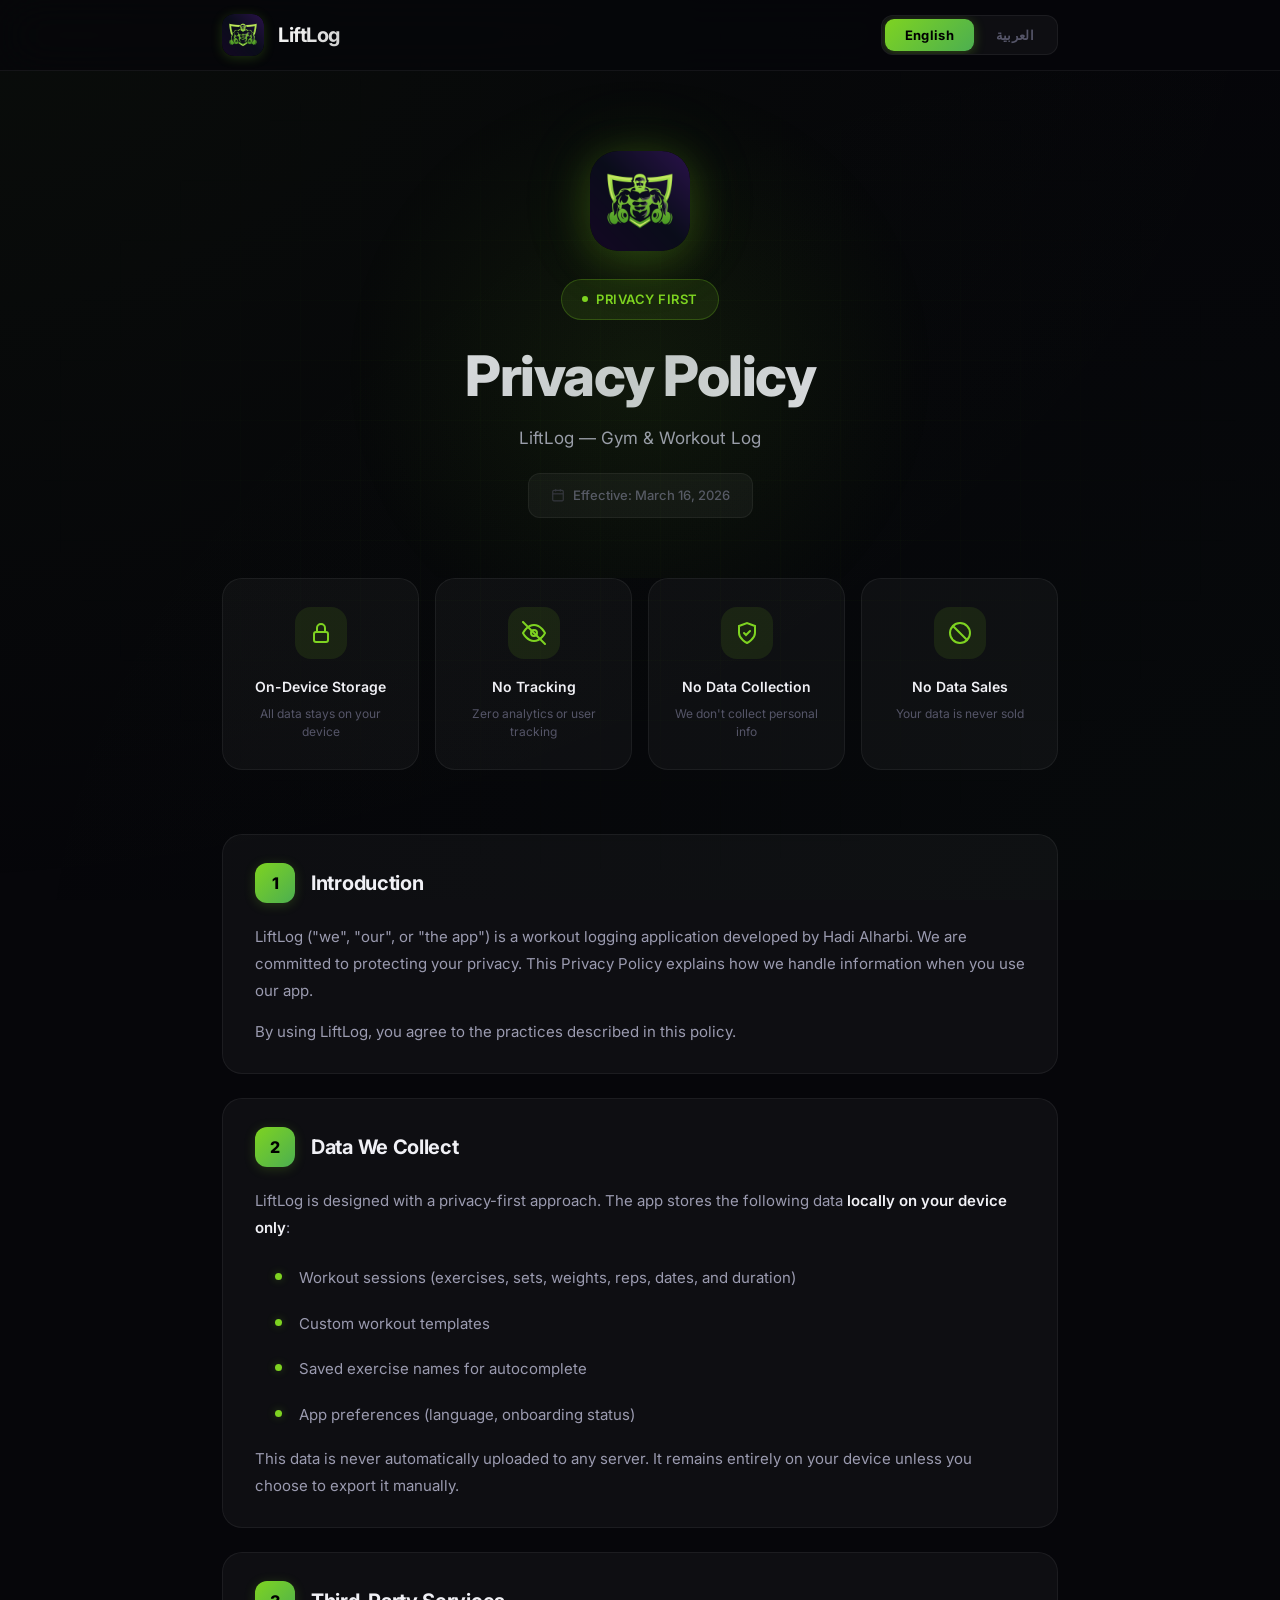
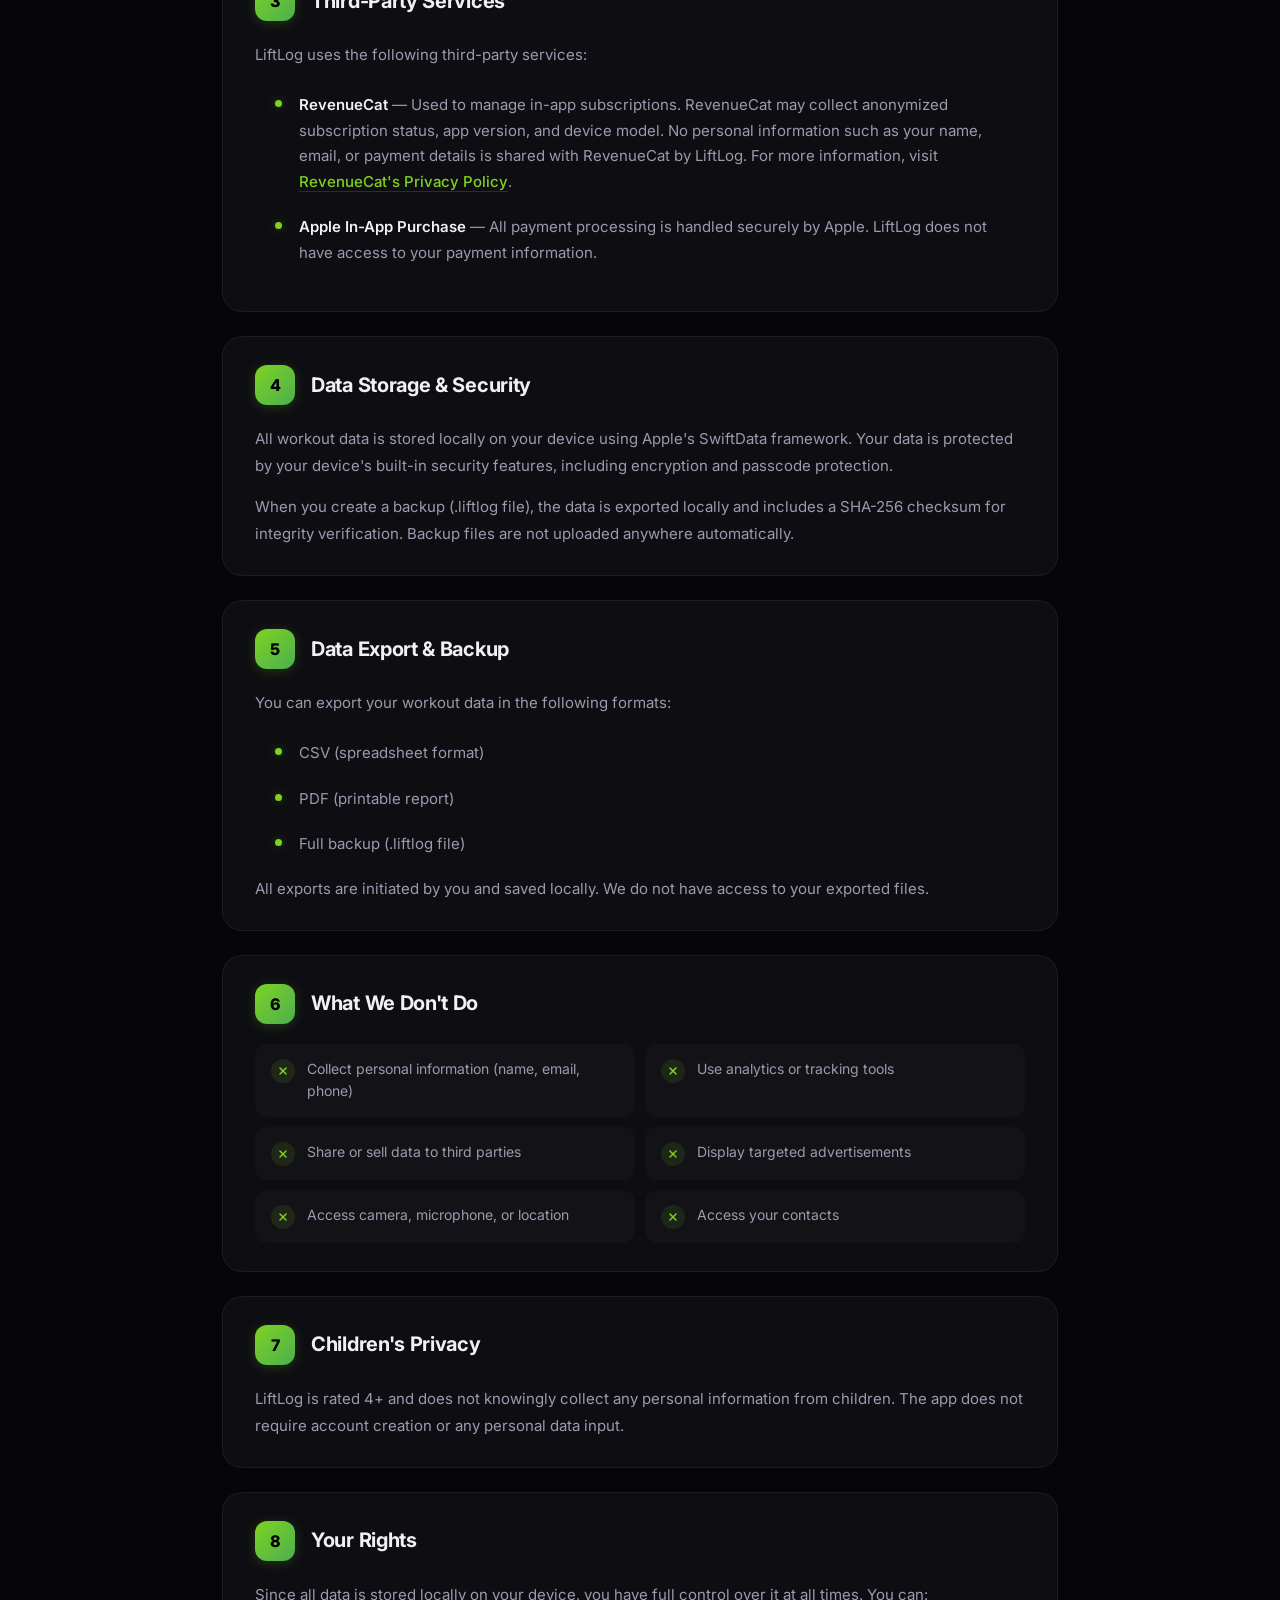
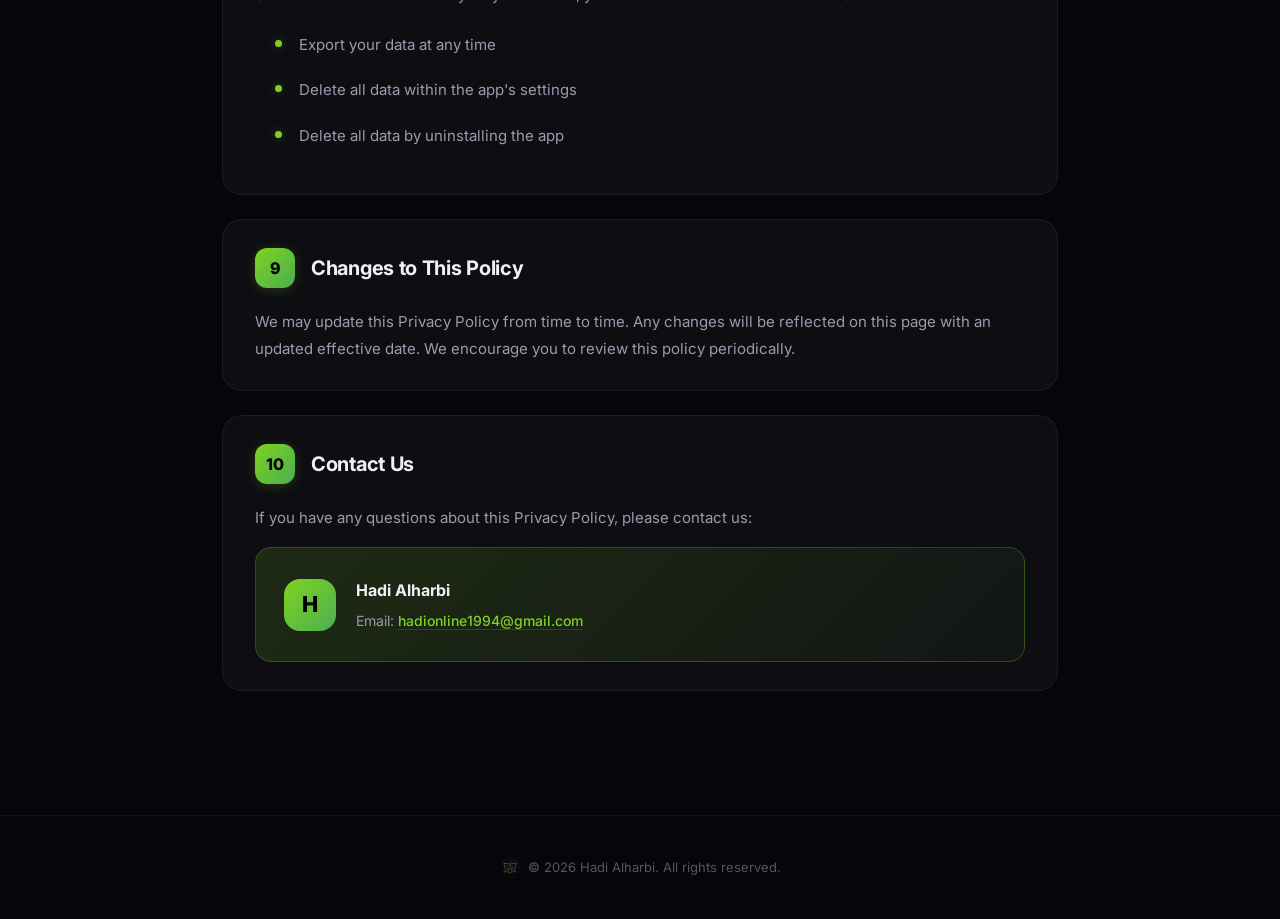
<file: liftlog/privacy-policy.html>
<!doctype html>
<html lang="en" dir="ltr">
  <head>
    <meta charset="UTF-8" />
    <meta name="viewport" content="width=device-width, initial-scale=1.0" />
    <title>LiftLog - Privacy Policy</title>
    <link rel="icon" type="image/png" href="icon.png" />
    <link rel="apple-touch-icon" href="icon.png" />
    <link rel="preconnect" href="https://fonts.googleapis.com" />
    <link rel="preconnect" href="https://fonts.gstatic.com" crossorigin />
    <link
      href="https://fonts.googleapis.com/css2?family=Inter:wght@300;400;500;600;700;800;900&family=Noto+Sans+Arabic:wght@300;400;500;600;700;800;900&display=swap"
      rel="stylesheet"
    />
    <style>
      :root {
        --bg: #06060a;
        --bg-secondary: #0c0c14;
        --card: rgba(255, 255, 255, 0.035);
        --card-hover: rgba(255, 255, 255, 0.055);
        --border: rgba(255, 255, 255, 0.06);
        --border-accent: rgba(126, 211, 33, 0.25);
        --accent: #7ed321;
        --accent-bright: #96e848;
        --accent-dim: rgba(126, 211, 33, 0.1);
        --accent-glow: rgba(126, 211, 33, 0.15);
        --text: #f0f0f5;
        --text-secondary: #9b9bb0;
        --text-muted: #555568;
        --gradient-1: linear-gradient(135deg, #7ed321 0%, #4caf50 100%);
        --gradient-2: linear-gradient(
          135deg,
          rgba(126, 211, 33, 0.15) 0%,
          rgba(76, 175, 80, 0.05) 100%
        );
        --shadow-card:
          0 4px 24px rgba(0, 0, 0, 0.3), 0 1px 2px rgba(0, 0, 0, 0.2);
        --shadow-glow: 0 0 60px rgba(126, 211, 33, 0.08);
      }

      * {
        margin: 0;
        padding: 0;
        box-sizing: border-box;
      }

      html {
        scroll-behavior: smooth;
      }

      body {
        font-family:
          "Inter",
          -apple-system,
          BlinkMacSystemFont,
          "SF Pro Text",
          "Segoe UI",
          Roboto,
          sans-serif;
        background: var(--bg);
        color: var(--text);
        line-height: 1.75;
        -webkit-font-smoothing: antialiased;
        -moz-osx-font-smoothing: grayscale;
        overflow-x: hidden;
      }

      /* ============ ANIMATED BACKGROUND ============ */
      .bg-effects {
        position: fixed;
        top: 0;
        left: 0;
        width: 100%;
        height: 100%;
        pointer-events: none;
        z-index: 0;
        overflow: hidden;
      }

      .bg-effects::before {
        content: "";
        position: absolute;
        top: -50%;
        left: -50%;
        width: 200%;
        height: 200%;
        background:
          radial-gradient(
            ellipse at 20% 20%,
            rgba(126, 211, 33, 0.04) 0%,
            transparent 50%
          ),
          radial-gradient(
            ellipse at 80% 80%,
            rgba(76, 175, 80, 0.03) 0%,
            transparent 50%
          );
        animation: bgShift 20s ease-in-out infinite alternate;
      }

      .bg-grid {
        position: absolute;
        top: 0;
        left: 0;
        width: 100%;
        height: 100%;
        background-image:
          linear-gradient(rgba(126, 211, 33, 0.02) 1px, transparent 1px),
          linear-gradient(90deg, rgba(126, 211, 33, 0.02) 1px, transparent 1px);
        background-size: 60px 60px;
        mask-image: radial-gradient(
          ellipse at center,
          black 30%,
          transparent 70%
        );
        -webkit-mask-image: radial-gradient(
          ellipse at center,
          black 30%,
          transparent 70%
        );
      }

      @keyframes bgShift {
        0% {
          transform: translate(0, 0) rotate(0deg);
        }
        100% {
          transform: translate(-5%, -5%) rotate(3deg);
        }
      }

      /* ============ HEADER ============ */
      .header {
        position: sticky;
        top: 0;
        z-index: 100;
        background: rgba(6, 6, 10, 0.75);
        backdrop-filter: blur(24px) saturate(1.4);
        -webkit-backdrop-filter: blur(24px) saturate(1.4);
        border-bottom: 1px solid var(--border);
        transition: all 0.3s ease;
      }

      .header.scrolled {
        background: rgba(6, 6, 10, 0.92);
        box-shadow: 0 4px 30px rgba(0, 0, 0, 0.4);
      }

      .header-inner {
        max-width: 900px;
        margin: 0 auto;
        padding: 14px 32px;
        display: flex;
        align-items: center;
        justify-content: space-between;
      }

      .logo {
        display: flex;
        align-items: center;
        gap: 14px;
        text-decoration: none;
        color: var(--text);
        transition: transform 0.2s ease;
      }

      .logo:hover {
        transform: scale(1.02);
      }

      .logo-icon {
        width: 42px;
        height: 42px;
        border-radius: 12px;
        overflow: hidden;
        flex-shrink: 0;
        box-shadow: 0 2px 12px rgba(126, 211, 33, 0.2);
      }

      .logo-icon svg {
        width: 100%;
        height: 100%;
      }

      .logo-text {
        font-size: 20px;
        font-weight: 700;
        letter-spacing: -0.5px;
        background: linear-gradient(135deg, #fff 0%, #ccc 100%);
        -webkit-background-clip: text;
        -webkit-text-fill-color: transparent;
        background-clip: text;
      }

      .lang-switch {
        display: flex;
        background: rgba(255, 255, 255, 0.04);
        border-radius: 12px;
        border: 1px solid var(--border);
        overflow: hidden;
        padding: 3px;
        gap: 2px;
      }

      .lang-btn {
        padding: 8px 20px;
        border: none;
        background: transparent;
        color: var(--text-muted);
        font-size: 13px;
        font-weight: 600;
        cursor: pointer;
        transition: all 0.3s cubic-bezier(0.4, 0, 0.2, 1);
        font-family: inherit;
        border-radius: 9px;
        letter-spacing: 0.3px;
      }

      .lang-btn.active {
        background: var(--gradient-1);
        color: #000;
        font-weight: 700;
        box-shadow: 0 2px 12px rgba(126, 211, 33, 0.3);
      }

      .lang-btn:hover:not(.active) {
        color: var(--text-secondary);
        background: rgba(255, 255, 255, 0.04);
      }

      /* ============ HERO SECTION ============ */
      .hero {
        position: relative;
        z-index: 1;
        padding: 80px 32px 60px;
        text-align: center;
        overflow: hidden;
      }

      .hero::before {
        content: "";
        position: absolute;
        top: 0;
        left: 50%;
        transform: translateX(-50%);
        width: 600px;
        height: 600px;
        background: radial-gradient(
          circle,
          rgba(126, 211, 33, 0.08) 0%,
          transparent 70%
        );
        pointer-events: none;
      }

      .hero-icon {
        width: 100px;
        height: 100px;
        margin: 0 auto 28px;
        border-radius: 28px;
        overflow: hidden;
        box-shadow:
          0 8px 40px rgba(126, 211, 33, 0.25),
          0 0 80px rgba(126, 211, 33, 0.1);
        animation: floatIcon 6s ease-in-out infinite;
        position: relative;
      }

      .hero-icon svg {
        width: 100%;
        height: 100%;
      }

      @keyframes floatIcon {
        0%,
        100% {
          transform: translateY(0);
        }
        50% {
          transform: translateY(-8px);
        }
      }

      .hero-badge {
        display: inline-flex;
        align-items: center;
        gap: 8px;
        background: var(--accent-dim);
        border: 1px solid var(--border-accent);
        padding: 8px 20px;
        border-radius: 100px;
        font-size: 13px;
        font-weight: 600;
        color: var(--accent);
        margin-bottom: 24px;
        letter-spacing: 0.5px;
        text-transform: uppercase;
      }

      .hero-badge .dot {
        width: 6px;
        height: 6px;
        border-radius: 50%;
        background: var(--accent);
        animation: pulse 2s ease-in-out infinite;
      }

      @keyframes pulse {
        0%,
        100% {
          opacity: 1;
          transform: scale(1);
        }
        50% {
          opacity: 0.5;
          transform: scale(0.8);
        }
      }

      .hero h1 {
        font-size: clamp(36px, 6vw, 56px);
        font-weight: 800;
        letter-spacing: -1.5px;
        line-height: 1.15;
        margin-bottom: 16px;
        background: linear-gradient(
          135deg,
          #ffffff 0%,
          #c8c8d4 50%,
          #ffffff 100%
        );
        -webkit-background-clip: text;
        -webkit-text-fill-color: transparent;
        background-clip: text;
      }

      .hero p {
        color: var(--text-secondary);
        font-size: 17px;
        max-width: 500px;
        margin: 0 auto 20px;
        line-height: 1.7;
      }

      .hero .effective-date {
        display: inline-flex;
        align-items: center;
        gap: 8px;
        background: rgba(255, 255, 255, 0.04);
        border: 1px solid var(--border);
        color: var(--text-muted);
        padding: 10px 22px;
        border-radius: 12px;
        font-size: 13px;
        font-weight: 500;
      }

      .hero .effective-date svg {
        width: 14px;
        height: 14px;
        opacity: 0.5;
      }

      /* ============ CONTAINER ============ */
      .container {
        max-width: 900px;
        margin: 0 auto;
        padding: 0 32px 100px;
        position: relative;
        z-index: 1;
      }

      /* ============ PRIVACY HIGHLIGHTS ============ */
      .highlights {
        display: grid;
        grid-template-columns: repeat(4, 1fr);
        gap: 16px;
        margin-bottom: 64px;
      }

      .highlight-box {
        background: var(--card);
        border: 1px solid var(--border);
        border-radius: 20px;
        padding: 28px 20px;
        text-align: center;
        transition: all 0.4s cubic-bezier(0.4, 0, 0.2, 1);
        position: relative;
        overflow: hidden;
      }

      .highlight-box::before {
        content: "";
        position: absolute;
        top: 0;
        left: 0;
        right: 0;
        height: 1px;
        background: linear-gradient(
          90deg,
          transparent,
          var(--accent),
          transparent
        );
        opacity: 0;
        transition: opacity 0.4s ease;
      }

      .highlight-box:hover {
        background: var(--card-hover);
        border-color: var(--border-accent);
        transform: translateY(-4px);
        box-shadow: var(--shadow-glow);
      }

      .highlight-box:hover::before {
        opacity: 1;
      }

      .highlight-icon {
        width: 52px;
        height: 52px;
        margin: 0 auto 16px;
        background: var(--accent-dim);
        border-radius: 16px;
        display: flex;
        align-items: center;
        justify-content: center;
        font-size: 22px;
        transition: all 0.4s ease;
      }

      .highlight-box:hover .highlight-icon {
        background: var(--accent-glow);
        transform: scale(1.1);
      }

      .highlight-box h4 {
        font-size: 14px;
        font-weight: 600;
        color: var(--text);
        margin-bottom: 6px;
      }

      .highlight-box p {
        font-size: 12px;
        color: var(--text-muted);
        line-height: 1.5;
      }

      /* ============ SECTIONS ============ */
      .policy-section {
        margin-bottom: 24px;
        background: var(--card);
        border: 1px solid var(--border);
        border-radius: 20px;
        overflow: hidden;
        transition: all 0.4s cubic-bezier(0.4, 0, 0.2, 1);
      }

      .policy-section:hover {
        border-color: rgba(255, 255, 255, 0.1);
        box-shadow: var(--shadow-card);
      }

      .section-header {
        padding: 28px 32px 0;
        display: flex;
        align-items: center;
        gap: 16px;
        margin-bottom: 20px;
      }

      .section-number {
        width: 40px;
        height: 40px;
        background: var(--gradient-1);
        border-radius: 12px;
        display: flex;
        align-items: center;
        justify-content: center;
        font-size: 16px;
        font-weight: 800;
        color: #000;
        flex-shrink: 0;
        box-shadow: 0 2px 12px rgba(126, 211, 33, 0.2);
      }

      .section-title {
        font-size: 20px;
        font-weight: 700;
        letter-spacing: -0.3px;
        color: var(--text);
      }

      .section-body {
        padding: 0 32px 28px;
      }

      .section-body p {
        color: var(--text-secondary);
        font-size: 15px;
        margin-bottom: 14px;
        line-height: 1.8;
      }

      .section-body p:last-child {
        margin-bottom: 0;
      }

      .section-body strong {
        color: var(--text);
        font-weight: 600;
      }

      .section-body ul {
        list-style: none;
        padding: 0;
        margin: 8px 0;
      }

      .section-body ul li {
        color: var(--text-secondary);
        font-size: 15px;
        padding: 10px 16px 10px 44px;
        position: relative;
        border-radius: 10px;
        transition: background 0.2s ease;
        line-height: 1.7;
      }

      .section-body ul li:hover {
        background: rgba(255, 255, 255, 0.02);
      }

      .section-body ul li::before {
        content: "";
        position: absolute;
        left: 20px;
        top: 18px;
        width: 7px;
        height: 7px;
        border-radius: 50%;
        background: var(--accent);
        box-shadow: 0 0 8px rgba(126, 211, 33, 0.3);
      }

      .section-body a {
        color: var(--accent);
        text-decoration: none;
        font-weight: 500;
        border-bottom: 1px solid rgba(126, 211, 33, 0.2);
        transition: all 0.2s ease;
      }

      .section-body a:hover {
        border-bottom-color: var(--accent);
      }

      /* ============ DONTS SECTION ============ */
      .donts-grid {
        display: grid;
        grid-template-columns: 1fr 1fr;
        gap: 10px;
        margin-top: 8px;
      }

      .dont-item {
        display: flex;
        align-items: flex-start;
        gap: 12px;
        padding: 14px 16px;
        background: rgba(255, 255, 255, 0.02);
        border-radius: 12px;
        font-size: 14px;
        color: var(--text-secondary);
        line-height: 1.6;
        transition: all 0.2s ease;
      }

      .dont-item:hover {
        background: rgba(255, 255, 255, 0.04);
      }

      .dont-item .icon {
        width: 24px;
        height: 24px;
        border-radius: 50%;
        background: rgba(126, 211, 33, 0.1);
        display: flex;
        align-items: center;
        justify-content: center;
        flex-shrink: 0;
        margin-top: 1px;
      }

      .dont-item .icon svg {
        width: 12px;
        height: 12px;
        stroke: var(--accent);
        fill: none;
        stroke-width: 3;
        stroke-linecap: round;
      }

      /* ============ CONTACT CARD ============ */
      .contact-card {
        background: var(--gradient-2);
        border: 1px solid var(--border-accent);
        border-radius: 16px;
        padding: 28px;
        margin-top: 16px;
        display: flex;
        align-items: center;
        gap: 20px;
        transition: all 0.3s ease;
      }

      .contact-card:hover {
        border-color: rgba(126, 211, 33, 0.4);
        box-shadow: 0 0 30px rgba(126, 211, 33, 0.06);
      }

      .contact-avatar {
        width: 52px;
        height: 52px;
        border-radius: 16px;
        background: var(--gradient-1);
        display: flex;
        align-items: center;
        justify-content: center;
        font-size: 22px;
        font-weight: 800;
        color: #000;
        flex-shrink: 0;
      }

      .contact-info h4 {
        font-size: 16px;
        font-weight: 700;
        margin-bottom: 4px;
      }

      .contact-info p {
        font-size: 14px;
        color: var(--text-secondary);
        margin: 0;
      }

      .contact-info a {
        color: var(--accent);
        text-decoration: none;
        font-weight: 500;
        transition: color 0.2s ease;
      }

      .contact-info a:hover {
        color: var(--accent-bright);
      }

      /* ============ FOOTER ============ */
      .footer {
        text-align: center;
        padding: 40px 32px;
        color: var(--text-muted);
        font-size: 13px;
        border-top: 1px solid var(--border);
        position: relative;
        z-index: 1;
      }

      .footer-inner {
        max-width: 900px;
        margin: 0 auto;
        display: flex;
        align-items: center;
        justify-content: center;
        gap: 8px;
      }

      .footer-inner .mini-logo {
        width: 20px;
        height: 20px;
        border-radius: 6px;
        overflow: hidden;
        opacity: 0.4;
      }

      .footer-inner .mini-logo svg {
        width: 100%;
        height: 100%;
      }

      /* ============ SCROLL ANIMATIONS ============ */
      .fade-in {
        opacity: 0;
        transform: translateY(24px);
        transition:
          opacity 0.6s cubic-bezier(0.4, 0, 0.2, 1),
          transform 0.6s cubic-bezier(0.4, 0, 0.2, 1);
      }

      .fade-in.visible {
        opacity: 1;
        transform: translateY(0);
      }

      /* ============ RTL SUPPORT ============ */
      [dir="rtl"] {
        font-family:
          "Noto Sans Arabic",
          "Inter",
          -apple-system,
          BlinkMacSystemFont,
          sans-serif;
      }

      [dir="rtl"] .section-body ul li {
        padding: 10px 44px 10px 16px;
      }

      [dir="rtl"] .section-body ul li::before {
        left: auto;
        right: 20px;
      }

      [dir="rtl"] .dont-item {
        flex-direction: row-reverse;
        text-align: right;
      }

      .content-en,
      .content-ar {
        display: none;
      }
      .content-en.active,
      .content-ar.active {
        display: block;
      }

      /* ============ RESPONSIVE ============ */
      @media (max-width: 768px) {
        .highlights {
          grid-template-columns: repeat(2, 1fr);
          gap: 12px;
        }

        .donts-grid {
          grid-template-columns: 1fr;
        }

        .header-inner {
          padding: 12px 20px;
        }
        .hero {
          padding: 60px 20px 40px;
        }
        .container {
          padding: 0 20px 80px;
        }
        .section-header {
          padding: 24px 24px 0;
        }
        .section-body {
          padding: 0 24px 24px;
        }
        .contact-card {
          flex-direction: column;
          text-align: center;
        }

        .logo-icon {
          width: 36px;
          height: 36px;
          border-radius: 10px;
        }
        .logo-text {
          font-size: 17px;
        }
        .lang-btn {
          padding: 6px 14px;
          font-size: 12px;
        }
      }

      @media (max-width: 480px) {
        .highlights {
          grid-template-columns: 1fr 1fr;
          gap: 10px;
        }

        .highlight-box {
          padding: 20px 14px;
        }
        .highlight-icon {
          width: 44px;
          height: 44px;
          font-size: 18px;
        }
        .section-title {
          font-size: 17px;
        }
        .hero-icon {
          width: 80px;
          height: 80px;
          border-radius: 22px;
        }
      }

      /* ============ SCROLLBAR ============ */
      ::-webkit-scrollbar {
        width: 8px;
      }
      ::-webkit-scrollbar-track {
        background: var(--bg);
      }
      ::-webkit-scrollbar-thumb {
        background: rgba(255, 255, 255, 0.1);
        border-radius: 4px;
      }
      ::-webkit-scrollbar-thumb:hover {
        background: rgba(255, 255, 255, 0.15);
      }
    </style>
  </head>
  <body>
    <div class="bg-effects">
      <div class="bg-grid"></div>
    </div>

    <!-- HEADER -->
    <div class="header" id="header">
      <div class="header-inner">
        <a class="logo" href="#">
          <div class="logo-icon">
            <img src="icon.png" alt="LiftLog Logo" style="width: 100%; height: 100%; object-fit: contain; border-radius: 12px;" />
          </div>
          <span class="logo-text">LiftLog</span>
        </a>
        <div class="lang-switch">
          <button
            class="lang-btn active"
            onclick="switchLang('en')"
            id="btn-en"
          >
            English
          </button>
          <button class="lang-btn" onclick="switchLang('ar')" id="btn-ar">
            العربية
          </button>
        </div>
      </div>
    </div>

    <!-- ==================== ENGLISH CONTENT ==================== -->
    <div class="content-en active" id="content-en">
      <div class="hero">
        <div class="hero-icon">
          <img src="icon.png" alt="LiftLog Logo" style="width: 100%; height: 100%; object-fit: contain; border-radius: 28px;" />
        </div>
        <div class="hero-badge"><span class="dot"></span> Privacy First</div>
        <h1>Privacy Policy</h1>
        <p>LiftLog — Gym & Workout Log</p>
        <div class="effective-date">
          <svg
            viewBox="0 0 24 24"
            fill="none"
            stroke="currentColor"
            stroke-width="2"
          >
            <rect x="3" y="4" width="18" height="18" rx="2" />
            <line x1="16" y1="2" x2="16" y2="6" />
            <line x1="8" y1="2" x2="8" y2="6" />
            <line x1="3" y1="10" x2="21" y2="10" />
          </svg>
          Effective: March 16, 2026
        </div>
      </div>

      <div class="container">
        <!-- HIGHLIGHTS -->
        <div class="highlights">
          <div class="highlight-box fade-in">
            <div class="highlight-icon">
              <svg
                width="24"
                height="24"
                viewBox="0 0 24 24"
                fill="none"
                stroke="#7ED321"
                stroke-width="2"
                stroke-linecap="round"
              >
                <rect x="5" y="11" width="14" height="10" rx="2" />
                <path d="M12 3a4 4 0 0 0-4 4v4h8V7a4 4 0 0 0-4-4z" />
              </svg>
            </div>
            <h4>On-Device Storage</h4>
            <p>All data stays on your device</p>
          </div>
          <div class="highlight-box fade-in">
            <div class="highlight-icon">
              <svg
                width="24"
                height="24"
                viewBox="0 0 24 24"
                fill="none"
                stroke="#7ED321"
                stroke-width="2"
                stroke-linecap="round"
              >
                <path d="M1 12s4-8 11-8 11 8 11 8-4 8-11 8-11-8-11-8z" />
                <circle cx="12" cy="12" r="3" />
                <line x1="1" y1="1" x2="23" y2="23" />
              </svg>
            </div>
            <h4>No Tracking</h4>
            <p>Zero analytics or user tracking</p>
          </div>
          <div class="highlight-box fade-in">
            <div class="highlight-icon">
              <svg
                width="24"
                height="24"
                viewBox="0 0 24 24"
                fill="none"
                stroke="#7ED321"
                stroke-width="2"
                stroke-linecap="round"
              >
                <path d="M12 22s8-4 8-10V5l-8-3-8 3v7c0 6 8 10 8 10z" />
                <polyline points="9 12 11 14 15 10" />
              </svg>
            </div>
            <h4>No Data Collection</h4>
            <p>We don't collect personal info</p>
          </div>
          <div class="highlight-box fade-in">
            <div class="highlight-icon">
              <svg
                width="24"
                height="24"
                viewBox="0 0 24 24"
                fill="none"
                stroke="#7ED321"
                stroke-width="2"
                stroke-linecap="round"
              >
                <circle cx="12" cy="12" r="10" />
                <line x1="4.93" y1="4.93" x2="19.07" y2="19.07" />
              </svg>
            </div>
            <h4>No Data Sales</h4>
            <p>Your data is never sold</p>
          </div>
        </div>

        <!-- SECTION 1 -->
        <div class="policy-section fade-in">
          <div class="section-header">
            <div class="section-number">1</div>
            <h2 class="section-title">Introduction</h2>
          </div>
          <div class="section-body">
            <p>
              LiftLog ("we", "our", or "the app") is a workout logging
              application developed by Hadi Alharbi. We are committed to
              protecting your privacy. This Privacy Policy explains how we
              handle information when you use our app.
            </p>
            <p>
              By using LiftLog, you agree to the practices described in this
              policy.
            </p>
          </div>
        </div>

        <!-- SECTION 2 -->
        <div class="policy-section fade-in">
          <div class="section-header">
            <div class="section-number">2</div>
            <h2 class="section-title">Data We Collect</h2>
          </div>
          <div class="section-body">
            <p>
              LiftLog is designed with a privacy-first approach. The app stores
              the following data <strong>locally on your device only</strong>:
            </p>
            <ul>
              <li>
                Workout sessions (exercises, sets, weights, reps, dates, and
                duration)
              </li>
              <li>Custom workout templates</li>
              <li>Saved exercise names for autocomplete</li>
              <li>App preferences (language, onboarding status)</li>
            </ul>
            <p>
              This data is never automatically uploaded to any server. It
              remains entirely on your device unless you choose to export it
              manually.
            </p>
          </div>
        </div>

        <!-- SECTION 3 -->
        <div class="policy-section fade-in">
          <div class="section-header">
            <div class="section-number">3</div>
            <h2 class="section-title">Third-Party Services</h2>
          </div>
          <div class="section-body">
            <p>LiftLog uses the following third-party services:</p>
            <ul>
              <li>
                <strong>RevenueCat</strong> — Used to manage in-app
                subscriptions. RevenueCat may collect anonymized subscription
                status, app version, and device model. No personal information
                such as your name, email, or payment details is shared with
                RevenueCat by LiftLog. For more information, visit
                <a href="https://www.revenuecat.com/privacy" target="_blank"
                  >RevenueCat's Privacy Policy</a
                >.
              </li>
              <li>
                <strong>Apple In-App Purchase</strong> — All payment processing
                is handled securely by Apple. LiftLog does not have access to
                your payment information.
              </li>
            </ul>
          </div>
        </div>

        <!-- SECTION 4 -->
        <div class="policy-section fade-in">
          <div class="section-header">
            <div class="section-number">4</div>
            <h2 class="section-title">Data Storage & Security</h2>
          </div>
          <div class="section-body">
            <p>
              All workout data is stored locally on your device using Apple's
              SwiftData framework. Your data is protected by your device's
              built-in security features, including encryption and passcode
              protection.
            </p>
            <p>
              When you create a backup (.liftlog file), the data is exported
              locally and includes a SHA-256 checksum for integrity
              verification. Backup files are not uploaded anywhere
              automatically.
            </p>
          </div>
        </div>

        <!-- SECTION 5 -->
        <div class="policy-section fade-in">
          <div class="section-header">
            <div class="section-number">5</div>
            <h2 class="section-title">Data Export & Backup</h2>
          </div>
          <div class="section-body">
            <p>You can export your workout data in the following formats:</p>
            <ul>
              <li>CSV (spreadsheet format)</li>
              <li>PDF (printable report)</li>
              <li>Full backup (.liftlog file)</li>
            </ul>
            <p>
              All exports are initiated by you and saved locally. We do not have
              access to your exported files.
            </p>
          </div>
        </div>

        <!-- SECTION 6 -->
        <div class="policy-section fade-in">
          <div class="section-header">
            <div class="section-number">6</div>
            <h2 class="section-title">What We Don't Do</h2>
          </div>
          <div class="section-body">
            <div class="donts-grid">
              <div class="dont-item">
                <div class="icon">
                  <svg viewBox="0 0 24 24">
                    <line x1="18" y1="6" x2="6" y2="18" />
                    <line x1="6" y1="6" x2="18" y2="18" />
                  </svg>
                </div>
                Collect personal information (name, email, phone)
              </div>
              <div class="dont-item">
                <div class="icon">
                  <svg viewBox="0 0 24 24">
                    <line x1="18" y1="6" x2="6" y2="18" />
                    <line x1="6" y1="6" x2="18" y2="18" />
                  </svg>
                </div>
                Use analytics or tracking tools
              </div>
              <div class="dont-item">
                <div class="icon">
                  <svg viewBox="0 0 24 24">
                    <line x1="18" y1="6" x2="6" y2="18" />
                    <line x1="6" y1="6" x2="18" y2="18" />
                  </svg>
                </div>
                Share or sell data to third parties
              </div>
              <div class="dont-item">
                <div class="icon">
                  <svg viewBox="0 0 24 24">
                    <line x1="18" y1="6" x2="6" y2="18" />
                    <line x1="6" y1="6" x2="18" y2="18" />
                  </svg>
                </div>
                Display targeted advertisements
              </div>
              <div class="dont-item">
                <div class="icon">
                  <svg viewBox="0 0 24 24">
                    <line x1="18" y1="6" x2="6" y2="18" />
                    <line x1="6" y1="6" x2="18" y2="18" />
                  </svg>
                </div>
                Access camera, microphone, or location
              </div>
              <div class="dont-item">
                <div class="icon">
                  <svg viewBox="0 0 24 24">
                    <line x1="18" y1="6" x2="6" y2="18" />
                    <line x1="6" y1="6" x2="18" y2="18" />
                  </svg>
                </div>
                Access your contacts
              </div>
            </div>
          </div>
        </div>

        <!-- SECTION 7 -->
        <div class="policy-section fade-in">
          <div class="section-header">
            <div class="section-number">7</div>
            <h2 class="section-title">Children's Privacy</h2>
          </div>
          <div class="section-body">
            <p>
              LiftLog is rated 4+ and does not knowingly collect any personal
              information from children. The app does not require account
              creation or any personal data input.
            </p>
          </div>
        </div>

        <!-- SECTION 8 -->
        <div class="policy-section fade-in">
          <div class="section-header">
            <div class="section-number">8</div>
            <h2 class="section-title">Your Rights</h2>
          </div>
          <div class="section-body">
            <p>
              Since all data is stored locally on your device, you have full
              control over it at all times. You can:
            </p>
            <ul>
              <li>Export your data at any time</li>
              <li>Delete all data within the app's settings</li>
              <li>Delete all data by uninstalling the app</li>
            </ul>
          </div>
        </div>

        <!-- SECTION 9 -->
        <div class="policy-section fade-in">
          <div class="section-header">
            <div class="section-number">9</div>
            <h2 class="section-title">Changes to This Policy</h2>
          </div>
          <div class="section-body">
            <p>
              We may update this Privacy Policy from time to time. Any changes
              will be reflected on this page with an updated effective date. We
              encourage you to review this policy periodically.
            </p>
          </div>
        </div>

        <!-- SECTION 10 -->
        <div class="policy-section fade-in">
          <div class="section-header">
            <div class="section-number">10</div>
            <h2 class="section-title">Contact Us</h2>
          </div>
          <div class="section-body">
            <p>
              If you have any questions about this Privacy Policy, please
              contact us:
            </p>
            <div class="contact-card">
              <div class="contact-avatar">H</div>
              <div class="contact-info">
                <h4>Hadi Alharbi</h4>
                <p>
                  Email:
                  <a href="mailto:hadionline1994@gmail.com"
                    >hadionline1994@gmail.com</a
                  >
                </p>
              </div>
            </div>
          </div>
        </div>
      </div>
    </div>

    <!-- ==================== ARABIC CONTENT ==================== -->
    <div class="content-ar" id="content-ar">
      <div class="hero">
        <div class="hero-icon">
          <img src="icon.png" alt="LiftLog Logo" style="width: 100%; height: 100%; object-fit: contain; border-radius: 28px;" />
        </div>
        <div class="hero-badge"><span class="dot"></span> الخصوصية أولاً</div>
        <h1>سياسة الخصوصية</h1>
        <p>LiftLog — سجل تمارينك الرياضية</p>
        <div class="effective-date">
          <svg
            viewBox="0 0 24 24"
            fill="none"
            stroke="currentColor"
            stroke-width="2"
          >
            <rect x="3" y="4" width="18" height="18" rx="2" />
            <line x1="16" y1="2" x2="16" y2="6" />
            <line x1="8" y1="2" x2="8" y2="6" />
            <line x1="3" y1="10" x2="21" y2="10" />
          </svg>
          تاريخ السريان: ١٦ مارس ٢٠٢٦
        </div>
      </div>

      <div class="container">
        <!-- HIGHLIGHTS -->
        <div class="highlights">
          <div class="highlight-box fade-in">
            <div class="highlight-icon">
              <svg
                width="24"
                height="24"
                viewBox="0 0 24 24"
                fill="none"
                stroke="#7ED321"
                stroke-width="2"
                stroke-linecap="round"
              >
                <rect x="5" y="11" width="14" height="10" rx="2" />
                <path d="M12 3a4 4 0 0 0-4 4v4h8V7a4 4 0 0 0-4-4z" />
              </svg>
            </div>
            <h4>تخزين على الجهاز</h4>
            <p>جميع البيانات تبقى على جهازك</p>
          </div>
          <div class="highlight-box fade-in">
            <div class="highlight-icon">
              <svg
                width="24"
                height="24"
                viewBox="0 0 24 24"
                fill="none"
                stroke="#7ED321"
                stroke-width="2"
                stroke-linecap="round"
              >
                <path d="M1 12s4-8 11-8 11 8 11 8-4 8-11 8-11-8-11-8z" />
                <circle cx="12" cy="12" r="3" />
                <line x1="1" y1="1" x2="23" y2="23" />
              </svg>
            </div>
            <h4>بدون تتبع</h4>
            <p>لا تحليلات أو تتبع للمستخدم</p>
          </div>
          <div class="highlight-box fade-in">
            <div class="highlight-icon">
              <svg
                width="24"
                height="24"
                viewBox="0 0 24 24"
                fill="none"
                stroke="#7ED321"
                stroke-width="2"
                stroke-linecap="round"
              >
                <path d="M12 22s8-4 8-10V5l-8-3-8 3v7c0 6 8 10 8 10z" />
                <polyline points="9 12 11 14 15 10" />
              </svg>
            </div>
            <h4>بدون جمع بيانات</h4>
            <p>لا نجمع معلومات شخصية</p>
          </div>
          <div class="highlight-box fade-in">
            <div class="highlight-icon">
              <svg
                width="24"
                height="24"
                viewBox="0 0 24 24"
                fill="none"
                stroke="#7ED321"
                stroke-width="2"
                stroke-linecap="round"
              >
                <circle cx="12" cy="12" r="10" />
                <line x1="4.93" y1="4.93" x2="19.07" y2="19.07" />
              </svg>
            </div>
            <h4>بدون بيع بيانات</h4>
            <p>بياناتك لا تُباع أبداً</p>
          </div>
        </div>

        <!-- SECTION 1 -->
        <div class="policy-section fade-in">
          <div class="section-header">
            <div class="section-number">١</div>
            <h2 class="section-title">المقدمة</h2>
          </div>
          <div class="section-body">
            <p>
              LiftLog ("نحن" أو "التطبيق") هو تطبيق تسجيل تمارين رياضية تم
              تطويره بواسطة هادي الحربي. نحن ملتزمون بحماية خصوصيتك. توضح سياسة
              الخصوصية هذه كيفية تعاملنا مع المعلومات عند استخدامك للتطبيق.
            </p>
            <p>
              باستخدامك لتطبيق LiftLog، فإنك توافق على الممارسات الموضحة في هذه
              السياسة.
            </p>
          </div>
        </div>

        <!-- SECTION 2 -->
        <div class="policy-section fade-in">
          <div class="section-header">
            <div class="section-number">٢</div>
            <h2 class="section-title">البيانات التي نجمعها</h2>
          </div>
          <div class="section-body">
            <p>
              تم تصميم LiftLog بنهج الخصوصية أولاً. يخزن التطبيق البيانات
              التالية <strong>محلياً على جهازك فقط</strong>:
            </p>
            <ul>
              <li>
                جلسات التمرين (التمارين، المجموعات، الأوزان، التكرارات،
                التواريخ، والمدة)
              </li>
              <li>قوالب التمرين المخصصة</li>
              <li>أسماء التمارين المحفوظة للإكمال التلقائي</li>
              <li>تفضيلات التطبيق (اللغة، حالة الإعداد الأولي)</li>
            </ul>
            <p>
              لا يتم رفع هذه البيانات تلقائياً إلى أي خادم. تبقى بالكامل على
              جهازك ما لم تختر تصديرها يدوياً.
            </p>
          </div>
        </div>

        <!-- SECTION 3 -->
        <div class="policy-section fade-in">
          <div class="section-header">
            <div class="section-number">٣</div>
            <h2 class="section-title">خدمات الطرف الثالث</h2>
          </div>
          <div class="section-body">
            <p>يستخدم LiftLog الخدمات التالية من طرف ثالث:</p>
            <ul>
              <li>
                <strong>RevenueCat</strong> — تُستخدم لإدارة الاشتراكات داخل
                التطبيق. قد تجمع RevenueCat حالة الاشتراك بشكل مجهول الهوية،
                وإصدار التطبيق، وطراز الجهاز. لا تتم مشاركة أي معلومات شخصية مثل
                اسمك أو بريدك الإلكتروني أو تفاصيل الدفع مع RevenueCat من قبل
                LiftLog.
              </li>
              <li>
                <strong>مشتريات Apple داخل التطبيق</strong> — تتم معالجة جميع
                المدفوعات بشكل آمن بواسطة Apple. لا يمكن لـ LiftLog الوصول إلى
                معلومات الدفع الخاصة بك.
              </li>
            </ul>
          </div>
        </div>

        <!-- SECTION 4 -->
        <div class="policy-section fade-in">
          <div class="section-header">
            <div class="section-number">٤</div>
            <h2 class="section-title">تخزين البيانات والأمان</h2>
          </div>
          <div class="section-body">
            <p>
              يتم تخزين جميع بيانات التمارين محلياً على جهازك باستخدام إطار عمل
              SwiftData من Apple. بياناتك محمية بميزات الأمان المدمجة في جهازك،
              بما في ذلك التشفير وحماية رمز المرور.
            </p>
            <p>
              عند إنشاء نسخة احتياطية (ملف .liftlog)، يتم تصدير البيانات محلياً
              وتتضمن مجموع تحقق SHA-256 للتحقق من سلامة البيانات. لا يتم رفع
              ملفات النسخ الاحتياطي تلقائياً إلى أي مكان.
            </p>
          </div>
        </div>

        <!-- SECTION 5 -->
        <div class="policy-section fade-in">
          <div class="section-header">
            <div class="section-number">٥</div>
            <h2 class="section-title">تصدير البيانات والنسخ الاحتياطي</h2>
          </div>
          <div class="section-body">
            <p>يمكنك تصدير بيانات تمارينك بالتنسيقات التالية:</p>
            <ul>
              <li>CSV (تنسيق جداول البيانات)</li>
              <li>PDF (تقرير قابل للطباعة)</li>
              <li>نسخة احتياطية كاملة (ملف .liftlog)</li>
            </ul>
            <p>
              جميع عمليات التصدير يتم تنفيذها بواسطتك وحفظها محلياً. لا يمكننا
              الوصول إلى ملفاتك المُصدّرة.
            </p>
          </div>
        </div>

        <!-- SECTION 6 -->
        <div class="policy-section fade-in">
          <div class="section-header">
            <div class="section-number">٦</div>
            <h2 class="section-title">ما لا نفعله</h2>
          </div>
          <div class="section-body">
            <div class="donts-grid">
              <div class="dont-item">
                <div class="icon">
                  <svg viewBox="0 0 24 24">
                    <line x1="18" y1="6" x2="6" y2="18" />
                    <line x1="6" y1="6" x2="18" y2="18" />
                  </svg>
                </div>
                لا نجمع معلومات شخصية (الاسم، البريد، الهاتف)
              </div>
              <div class="dont-item">
                <div class="icon">
                  <svg viewBox="0 0 24 24">
                    <line x1="18" y1="6" x2="6" y2="18" />
                    <line x1="6" y1="6" x2="18" y2="18" />
                  </svg>
                </div>
                لا نستخدم أدوات تحليل أو تتبع
              </div>
              <div class="dont-item">
                <div class="icon">
                  <svg viewBox="0 0 24 24">
                    <line x1="18" y1="6" x2="6" y2="18" />
                    <line x1="6" y1="6" x2="18" y2="18" />
                  </svg>
                </div>
                لا نشارك أو نبيع بياناتك
              </div>
              <div class="dont-item">
                <div class="icon">
                  <svg viewBox="0 0 24 24">
                    <line x1="18" y1="6" x2="6" y2="18" />
                    <line x1="6" y1="6" x2="18" y2="18" />
                  </svg>
                </div>
                لا نعرض إعلانات مستهدفة
              </div>
              <div class="dont-item">
                <div class="icon">
                  <svg viewBox="0 0 24 24">
                    <line x1="18" y1="6" x2="6" y2="18" />
                    <line x1="6" y1="6" x2="18" y2="18" />
                  </svg>
                </div>
                لا نصل إلى الكاميرا أو الميكروفون أو الموقع
              </div>
              <div class="dont-item">
                <div class="icon">
                  <svg viewBox="0 0 24 24">
                    <line x1="18" y1="6" x2="6" y2="18" />
                    <line x1="6" y1="6" x2="18" y2="18" />
                  </svg>
                </div>
                لا نصل إلى جهات الاتصال
              </div>
            </div>
          </div>
        </div>

        <!-- SECTION 7 -->
        <div class="policy-section fade-in">
          <div class="section-header">
            <div class="section-number">٧</div>
            <h2 class="section-title">خصوصية الأطفال</h2>
          </div>
          <div class="section-body">
            <p>
              تم تصنيف LiftLog بتقييم +4 ولا يجمع عن قصد أي معلومات شخصية من
              الأطفال. لا يتطلب التطبيق إنشاء حساب أو إدخال أي بيانات شخصية.
            </p>
          </div>
        </div>

        <!-- SECTION 8 -->
        <div class="policy-section fade-in">
          <div class="section-header">
            <div class="section-number">٨</div>
            <h2 class="section-title">حقوقك</h2>
          </div>
          <div class="section-body">
            <p>
              نظراً لأن جميع البيانات مخزنة محلياً على جهازك، فلديك السيطرة
              الكاملة عليها في جميع الأوقات. يمكنك:
            </p>
            <ul>
              <li>تصدير بياناتك في أي وقت</li>
              <li>حذف جميع البيانات من إعدادات التطبيق</li>
              <li>حذف جميع البيانات عن طريق إلغاء تثبيت التطبيق</li>
            </ul>
          </div>
        </div>

        <!-- SECTION 9 -->
        <div class="policy-section fade-in">
          <div class="section-header">
            <div class="section-number">٩</div>
            <h2 class="section-title">التغييرات على هذه السياسة</h2>
          </div>
          <div class="section-body">
            <p>
              قد نقوم بتحديث سياسة الخصوصية هذه من وقت لآخر. سيتم عرض أي تغييرات
              على هذه الصفحة مع تاريخ سريان محدّث. نشجعك على مراجعة هذه السياسة
              بشكل دوري.
            </p>
          </div>
        </div>

        <!-- SECTION 10 -->
        <div class="policy-section fade-in">
          <div class="section-header">
            <div class="section-number">١٠</div>
            <h2 class="section-title">اتصل بنا</h2>
          </div>
          <div class="section-body">
            <p>
              إذا كانت لديك أي أسئلة حول سياسة الخصوصية هذه، يرجى التواصل معنا:
            </p>
            <div class="contact-card">
              <div class="contact-avatar">هـ</div>
              <div class="contact-info">
                <h4>هادي الحربي</h4>
                <p>
                  البريد الإلكتروني:
                  <a href="mailto:hadionline1994@gmail.com"
                    >hadionline1994@gmail.com</a
                  >
                </p>
              </div>
            </div>
          </div>
        </div>
      </div>
    </div>

    <!-- FOOTER -->
    <div class="footer">
      <div class="footer-inner">
        <div class="mini-logo">
          <img src="icon.png" alt="LiftLog" style="width: 100%; height: 100%; object-fit: contain; border-radius: 6px;" />
        </div>
        &copy; 2026 Hadi Alharbi. All rights reserved.
      </div>
    </div>

    <script>
      // Language Switching
      function switchLang(lang) {
        const html = document.documentElement;
        const enContent = document.getElementById("content-en");
        const arContent = document.getElementById("content-ar");
        const btnEn = document.getElementById("btn-en");
        const btnAr = document.getElementById("btn-ar");

        if (lang === "ar") {
          html.lang = "ar";
          html.dir = "rtl";
          enContent.classList.remove("active");
          arContent.classList.add("active");
          btnAr.classList.add("active");
          btnEn.classList.remove("active");
        } else {
          html.lang = "en";
          html.dir = "ltr";
          arContent.classList.remove("active");
          enContent.classList.add("active");
          btnEn.classList.add("active");
          btnAr.classList.remove("active");
        }

        // Re-trigger scroll animations for new content
        setTimeout(() => observeElements(), 100);
      }

      // Sticky Header Effect
      const header = document.getElementById("header");
      window.addEventListener("scroll", () => {
        header.classList.toggle("scrolled", window.scrollY > 20);
      });

      // Scroll Reveal Animations
      function observeElements() {
        const observer = new IntersectionObserver(
          (entries) => {
            entries.forEach((entry, index) => {
              if (entry.isIntersecting) {
                setTimeout(() => {
                  entry.target.classList.add("visible");
                }, index * 60);
                observer.unobserve(entry.target);
              }
            });
          },
          { threshold: 0.1, rootMargin: "0px 0px -40px 0px" },
        );

        document
          .querySelectorAll(".fade-in:not(.visible)")
          .forEach((el) => observer.observe(el));
      }

      // Initialize
      document.addEventListener("DOMContentLoaded", observeElements);
    </script>
  </body>
</html>
</file>
